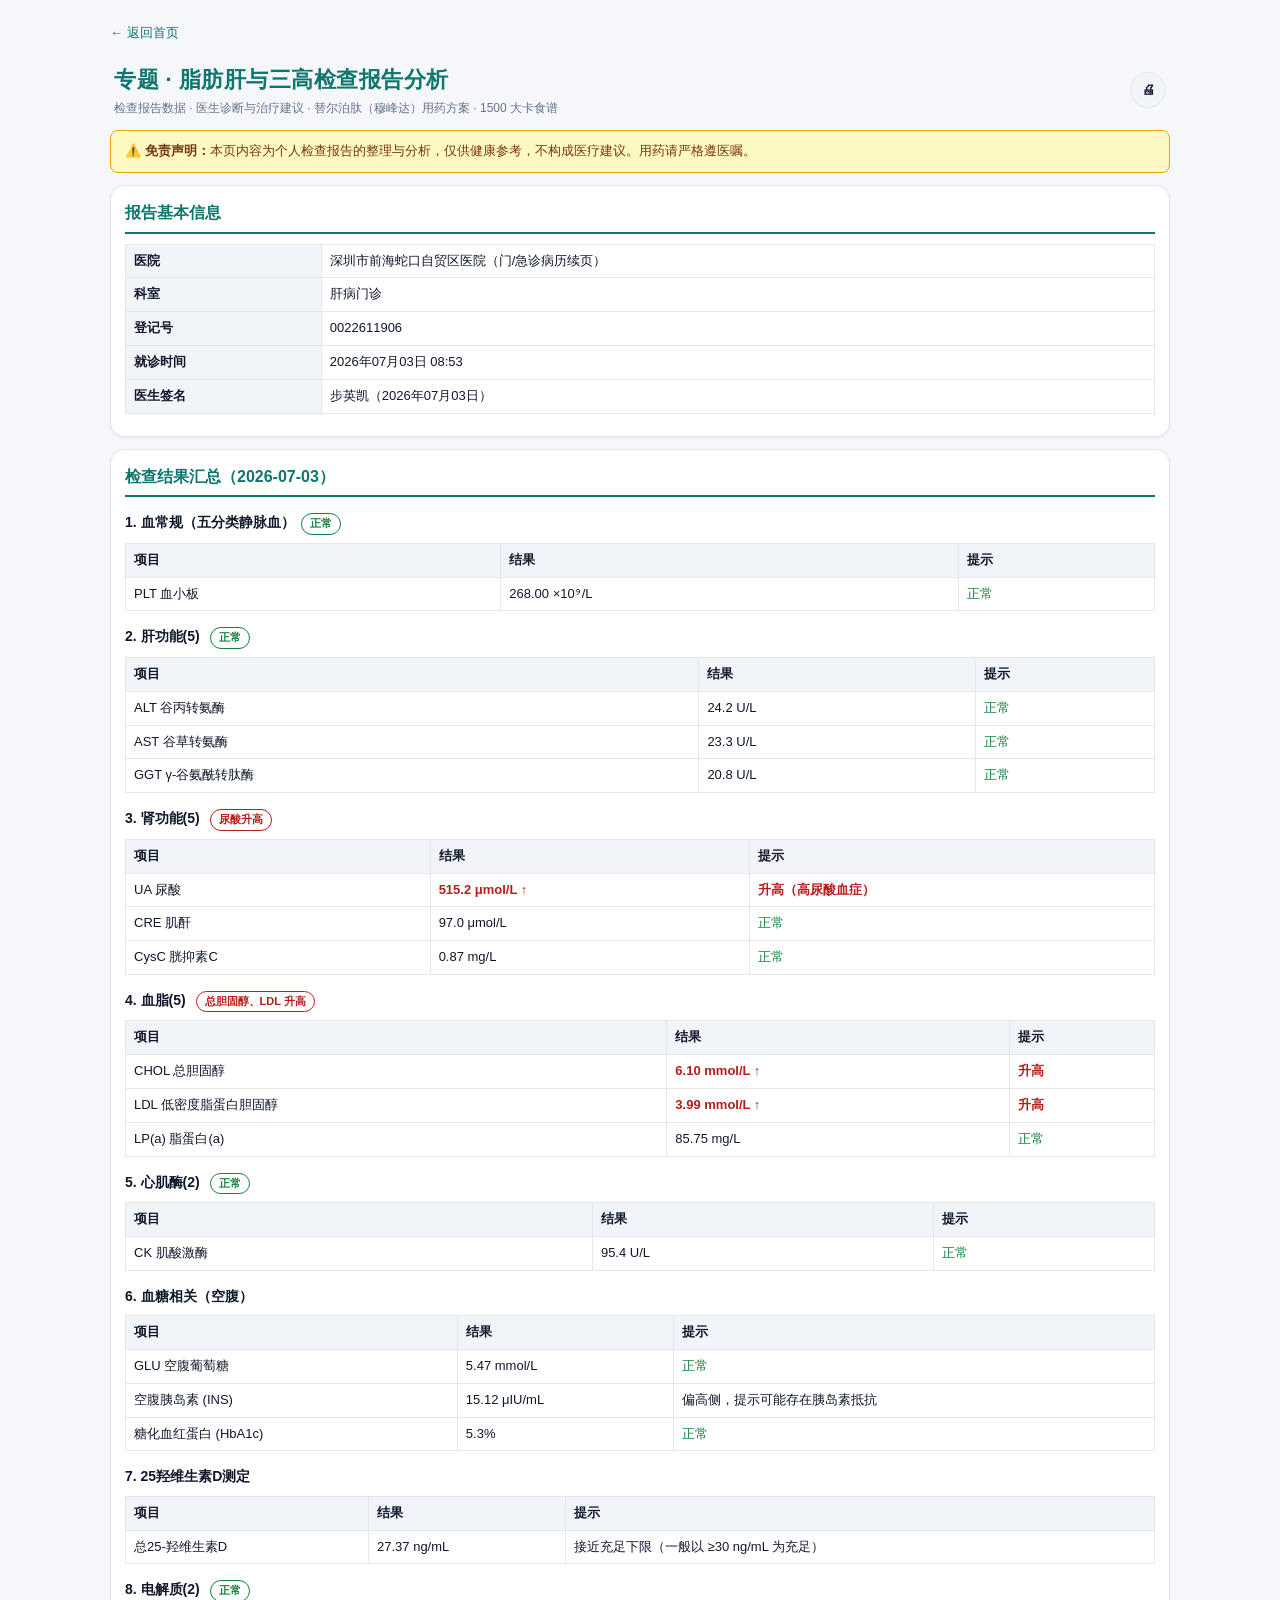
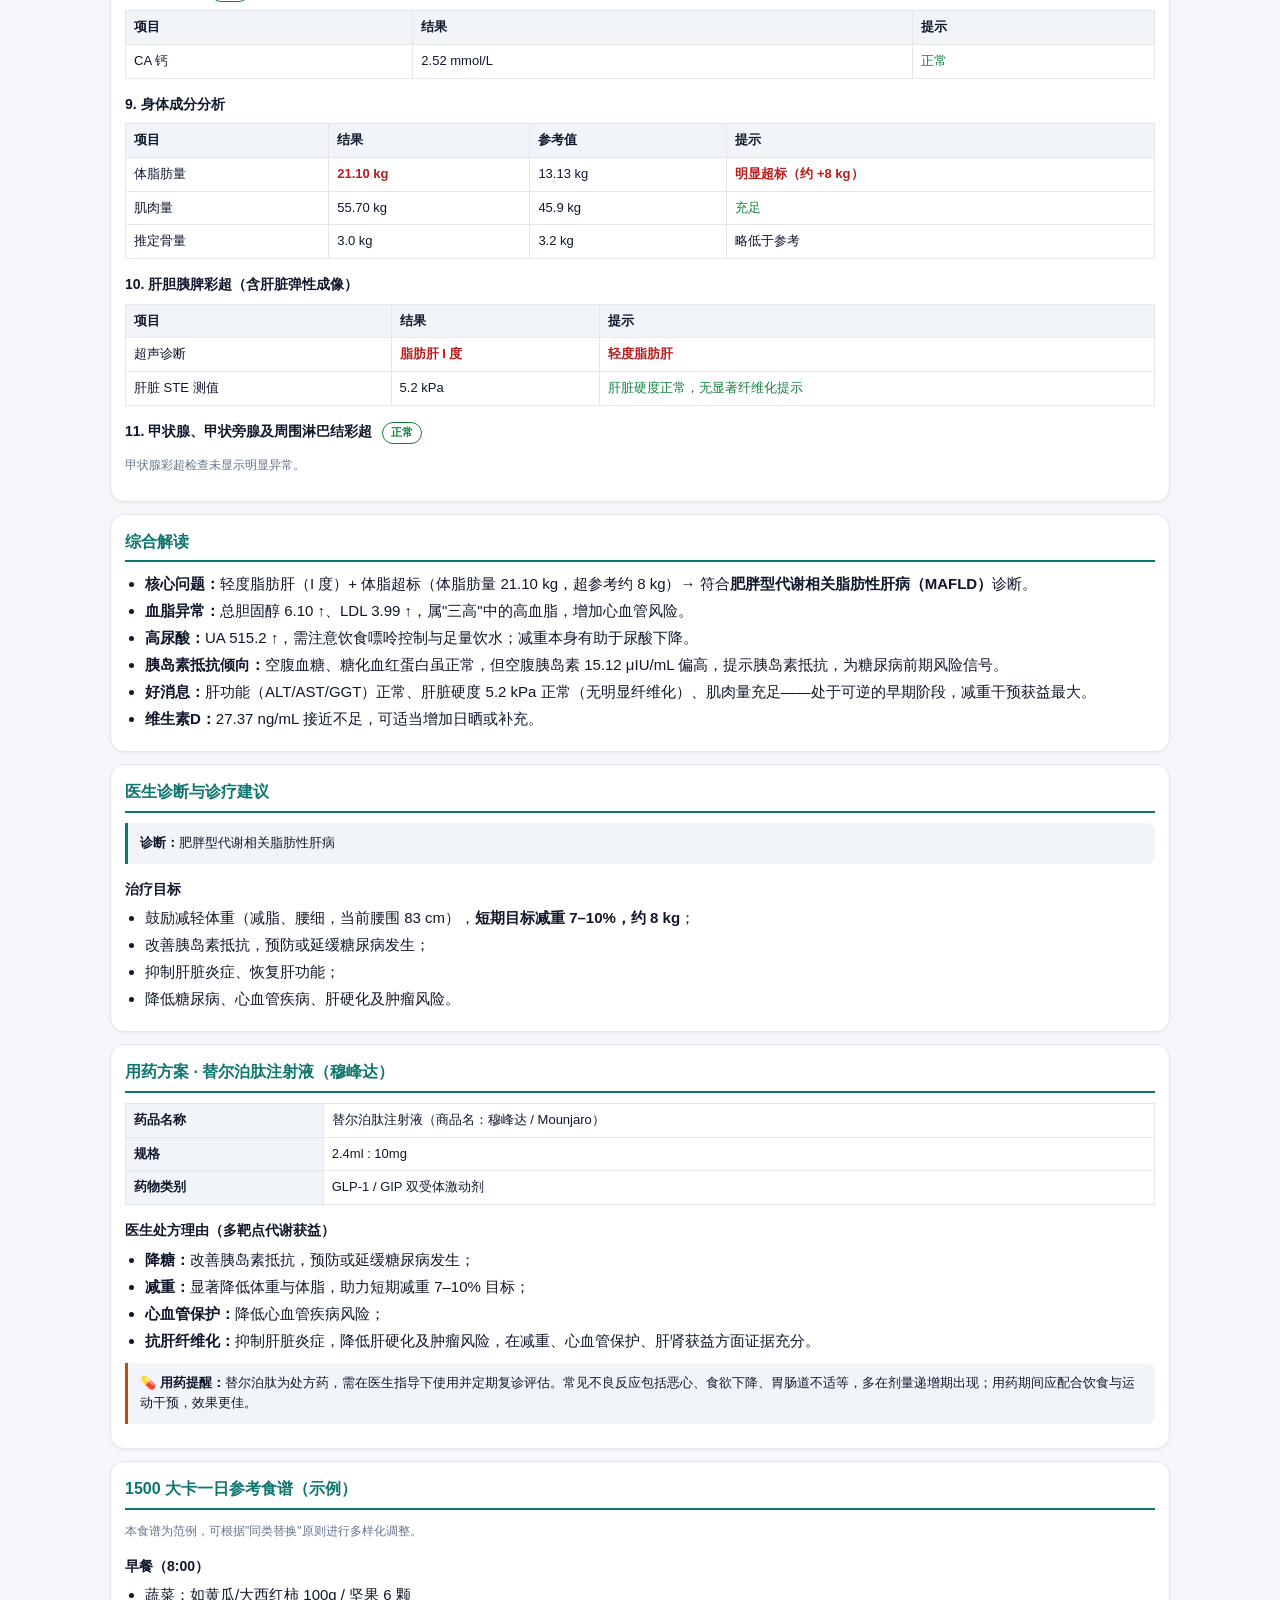
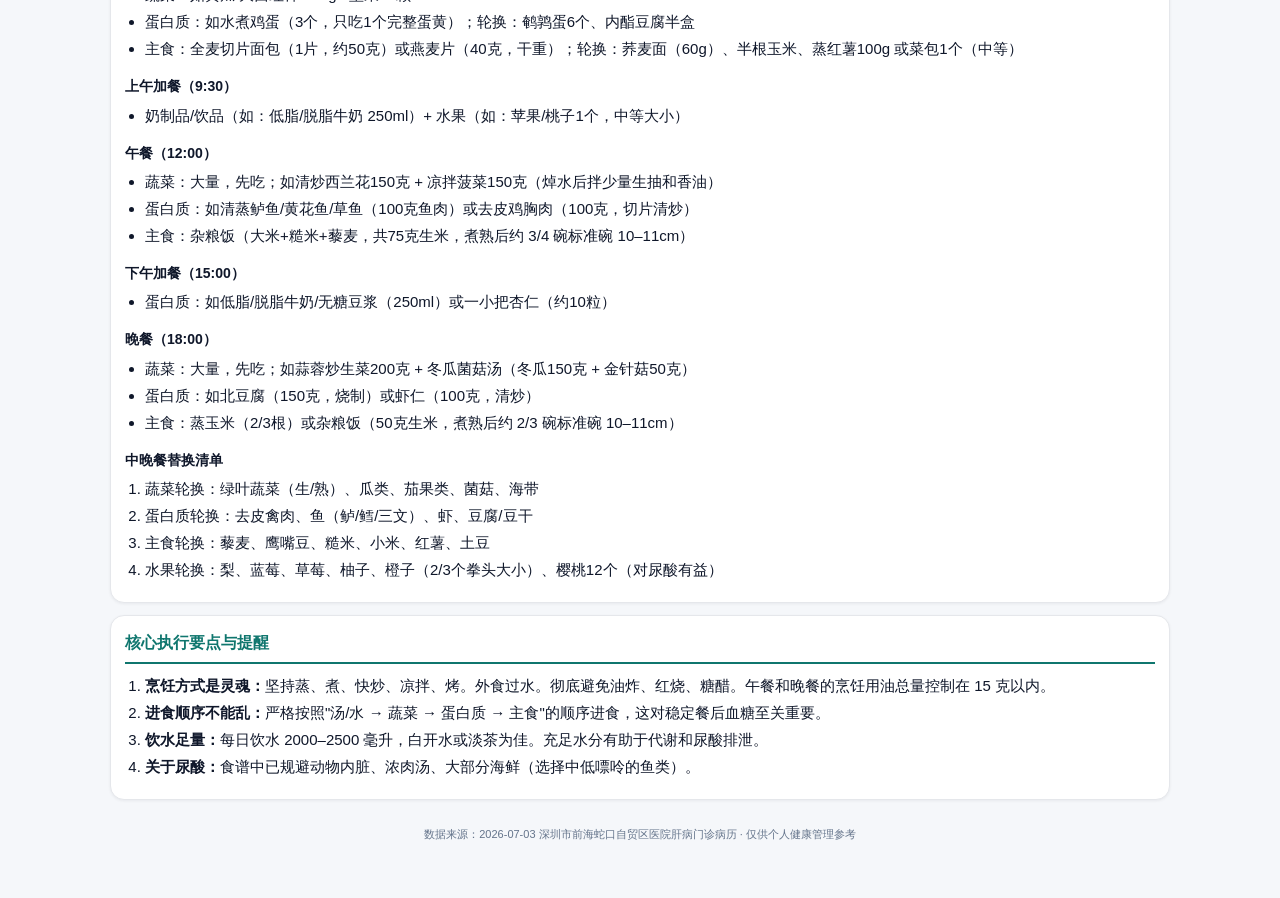
<file: topics/mafld.html>
<!doctype html>
<html lang="zh-CN" data-theme="light">
<head>
<meta charset="utf-8" />
<meta name="viewport" content="width=device-width,initial-scale=1,maximum-scale=1,viewport-fit=cover" />
<meta name="theme-color" content="#0f766e" />
<title>专题 · 脂肪肝与三高检查报告分析</title>
<link rel="stylesheet" href="../assets/css/styles.css?v=12" />
<style>
  .topic h2{font-size:16px;color:var(--brand);margin:0 0 10px;padding-bottom:6px;border-bottom:2px solid var(--brand)}
  .topic h3{font-size:14px;margin:14px 0 6px}
  .topic table{width:100%;border-collapse:collapse;font-size:13px;margin:8px 0}
  .topic th,.topic td{border:1px solid var(--line);padding:6px 8px;text-align:left}
  .topic th{background:var(--soft);font-weight:600}
  .topic .hi{color:var(--bad);font-weight:700}
  .topic .ok-v{color:var(--ok)}
  .topic .tag{display:inline-block;font-size:11px;padding:1px 8px;border-radius:99px;background:var(--soft);border:1px solid var(--line);color:var(--muted);margin-left:6px}
  .topic .tag.bad{color:var(--bad);border-color:var(--bad);background:transparent}
  .topic .tag.good{color:var(--ok);border-color:var(--ok);background:transparent}
  .topic ul,.topic ol{margin:6px 0;padding-left:20px}
  .topic li{margin:3px 0}
  .topic .note-box{background:var(--soft);border-left:3px solid var(--brand);border-radius:0 8px 8px 0;padding:10px 12px;font-size:13px;margin:10px 0}
  .topic .warn-box{background:var(--soft);border-left:3px solid var(--warn);border-radius:0 8px 8px 0;padding:10px 12px;font-size:13px;margin:10px 0}
  .topic .meta{font-size:12px;color:var(--muted)}
  .back-link{display:inline-flex;align-items:center;gap:4px;font-size:13px;color:var(--brand);text-decoration:none;margin-bottom:8px}
  .back-link:hover{text-decoration:underline}
  @media print{.no-print{display:none !important}.card{box-shadow:none;border:none;page-break-inside:avoid}}
</style>
</head>
<body>
<main class="app topic">
  <a class="back-link no-print" href="../index.html">← 返回首页</a>
  <header class="bar">
    <div class="bar-text">
      <h1>专题 · 脂肪肝与三高检查报告分析</h1>
      <p>检查报告数据 · 医生诊断与治疗建议 · 替尔泊肽（穆峰达）用药方案 · 1500 大卡食谱</p>
    </div>
    <div class="bar-actions no-print">
      <button class="icon-btn" onclick="window.print()" title="打印 / 导出PDF" aria-label="打印">🖨</button>
    </div>
  </header>

  <div class="disclaimer-banner" role="alert">
    ⚠️ <strong>免责声明：</strong>本页内容为个人检查报告的整理与分析，仅供健康参考，不构成医疗建议。用药请严格遵医嘱。
  </div>

  <!-- 报告基本信息 -->
  <section class="card">
    <h2>报告基本信息</h2>
    <table>
      <tr><th>医院</th><td>深圳市前海蛇口自贸区医院（门/急诊病历续页）</td></tr>
      <tr><th>科室</th><td>肝病门诊</td></tr>
      <tr><th>登记号</th><td>0022611906</td></tr>
      <tr><th>就诊时间</th><td>2026年07月03日 08:53</td></tr>
      <tr><th>医生签名</th><td>步英凯（2026年07月03日）</td></tr>
    </table>
  </section>

  <!-- 检查结果 -->
  <section class="card">
    <h2>检查结果汇总（2026-07-03）</h2>

    <h3>1. 血常规（五分类静脉血）<span class="tag good">正常</span></h3>
    <table>
      <tr><th>项目</th><th>结果</th><th>提示</th></tr>
      <tr><td>PLT 血小板</td><td>268.00 ×10⁹/L</td><td class="ok-v">正常</td></tr>
    </table>

    <h3>2. 肝功能(5) <span class="tag good">正常</span></h3>
    <table>
      <tr><th>项目</th><th>结果</th><th>提示</th></tr>
      <tr><td>ALT 谷丙转氨酶</td><td>24.2 U/L</td><td class="ok-v">正常</td></tr>
      <tr><td>AST 谷草转氨酶</td><td>23.3 U/L</td><td class="ok-v">正常</td></tr>
      <tr><td>GGT γ-谷氨酰转肽酶</td><td>20.8 U/L</td><td class="ok-v">正常</td></tr>
    </table>

    <h3>3. 肾功能(5) <span class="tag bad">尿酸升高</span></h3>
    <table>
      <tr><th>项目</th><th>结果</th><th>提示</th></tr>
      <tr><td>UA 尿酸</td><td class="hi">515.2 μmol/L ↑</td><td class="hi">升高（高尿酸血症）</td></tr>
      <tr><td>CRE 肌酐</td><td>97.0 μmol/L</td><td class="ok-v">正常</td></tr>
      <tr><td>CysC 胱抑素C</td><td>0.87 mg/L</td><td class="ok-v">正常</td></tr>
    </table>

    <h3>4. 血脂(5) <span class="tag bad">总胆固醇、LDL 升高</span></h3>
    <table>
      <tr><th>项目</th><th>结果</th><th>提示</th></tr>
      <tr><td>CHOL 总胆固醇</td><td class="hi">6.10 mmol/L ↑</td><td class="hi">升高</td></tr>
      <tr><td>LDL 低密度脂蛋白胆固醇</td><td class="hi">3.99 mmol/L ↑</td><td class="hi">升高</td></tr>
      <tr><td>LP(a) 脂蛋白(a)</td><td>85.75 mg/L</td><td class="ok-v">正常</td></tr>
    </table>

    <h3>5. 心肌酶(2) <span class="tag good">正常</span></h3>
    <table>
      <tr><th>项目</th><th>结果</th><th>提示</th></tr>
      <tr><td>CK 肌酸激酶</td><td>95.4 U/L</td><td class="ok-v">正常</td></tr>
    </table>

    <h3>6. 血糖相关（空腹）</h3>
    <table>
      <tr><th>项目</th><th>结果</th><th>提示</th></tr>
      <tr><td>GLU 空腹葡萄糖</td><td>5.47 mmol/L</td><td class="ok-v">正常</td></tr>
      <tr><td>空腹胰岛素 (INS)</td><td>15.12 μIU/mL</td><td>偏高侧，提示可能存在胰岛素抵抗</td></tr>
      <tr><td>糖化血红蛋白 (HbA1c)</td><td>5.3%</td><td class="ok-v">正常</td></tr>
    </table>

    <h3>7. 25羟维生素D测定</h3>
    <table>
      <tr><th>项目</th><th>结果</th><th>提示</th></tr>
      <tr><td>总25-羟维生素D</td><td>27.37 ng/mL</td><td>接近充足下限（一般以 ≥30 ng/mL 为充足）</td></tr>
    </table>

    <h3>8. 电解质(2) <span class="tag good">正常</span></h3>
    <table>
      <tr><th>项目</th><th>结果</th><th>提示</th></tr>
      <tr><td>CA 钙</td><td>2.52 mmol/L</td><td class="ok-v">正常</td></tr>
    </table>

    <h3>9. 身体成分分析</h3>
    <table>
      <tr><th>项目</th><th>结果</th><th>参考值</th><th>提示</th></tr>
      <tr><td>体脂肪量</td><td class="hi">21.10 kg</td><td>13.13 kg</td><td class="hi">明显超标（约 +8 kg）</td></tr>
      <tr><td>肌肉量</td><td>55.70 kg</td><td>45.9 kg</td><td class="ok-v">充足</td></tr>
      <tr><td>推定骨量</td><td>3.0 kg</td><td>3.2 kg</td><td>略低于参考</td></tr>
    </table>

    <h3>10. 肝胆胰脾彩超（含肝脏弹性成像）</h3>
    <table>
      <tr><th>项目</th><th>结果</th><th>提示</th></tr>
      <tr><td>超声诊断</td><td class="hi">脂肪肝 I 度</td><td class="hi">轻度脂肪肝</td></tr>
      <tr><td>肝脏 STE 测值</td><td>5.2 kPa</td><td class="ok-v">肝脏硬度正常，无显著纤维化提示</td></tr>
    </table>

    <h3>11. 甲状腺、甲状旁腺及周围淋巴结彩超 <span class="tag good">正常</span></h3>
    <p class="meta">甲状腺彩超检查未显示明显异常。</p>
  </section>

  <!-- 综合解读 -->
  <section class="card">
    <h2>综合解读</h2>
    <ul>
      <li><b>核心问题：</b>轻度脂肪肝（I 度）+ 体脂超标（体脂肪量 21.10 kg，超参考约 8 kg）→ 符合<b>肥胖型代谢相关脂肪性肝病（MAFLD）</b>诊断。</li>
      <li><b>血脂异常：</b>总胆固醇 6.10 ↑、LDL 3.99 ↑，属"三高"中的高血脂，增加心血管风险。</li>
      <li><b>高尿酸：</b>UA 515.2 ↑，需注意饮食嘌呤控制与足量饮水；减重本身有助于尿酸下降。</li>
      <li><b>胰岛素抵抗倾向：</b>空腹血糖、糖化血红蛋白虽正常，但空腹胰岛素 15.12 μIU/mL 偏高，提示胰岛素抵抗，为糖尿病前期风险信号。</li>
      <li><b>好消息：</b>肝功能（ALT/AST/GGT）正常、肝脏硬度 5.2 kPa 正常（无明显纤维化）、肌肉量充足——处于可逆的早期阶段，减重干预获益最大。</li>
      <li><b>维生素D：</b>27.37 ng/mL 接近不足，可适当增加日晒或补充。</li>
    </ul>
  </section>

  <!-- 诊断与治疗建议 -->
  <section class="card">
    <h2>医生诊断与诊疗建议</h2>
    <div class="note-box">
      <b>诊断：</b>肥胖型代谢相关脂肪性肝病
    </div>
    <h3>治疗目标</h3>
    <ul>
      <li>鼓励减轻体重（减脂、腰细，当前腰围 83 cm），<b>短期目标减重 7–10%，约 8 kg</b>；</li>
      <li>改善胰岛素抵抗，预防或延缓糖尿病发生；</li>
      <li>抑制肝脏炎症、恢复肝功能；</li>
      <li>降低糖尿病、心血管疾病、肝硬化及肿瘤风险。</li>
    </ul>
  </section>

  <!-- 用药方案 -->
  <section class="card">
    <h2>用药方案 · 替尔泊肽注射液（穆峰达）</h2>
    <table>
      <tr><th>药品名称</th><td>替尔泊肽注射液（商品名：穆峰达 / Mounjaro）</td></tr>
      <tr><th>规格</th><td>2.4ml : 10mg</td></tr>
      <tr><th>药物类别</th><td>GLP-1 / GIP 双受体激动剂</td></tr>
    </table>
    <h3>医生处方理由（多靶点代谢获益）</h3>
    <ul>
      <li><b>降糖：</b>改善胰岛素抵抗，预防或延缓糖尿病发生；</li>
      <li><b>减重：</b>显著降低体重与体脂，助力短期减重 7–10% 目标；</li>
      <li><b>心血管保护：</b>降低心血管疾病风险；</li>
      <li><b>抗肝纤维化：</b>抑制肝脏炎症，降低肝硬化及肿瘤风险，在减重、心血管保护、肝肾获益方面证据充分。</li>
    </ul>
    <div class="warn-box">
      💊 <b>用药提醒：</b>替尔泊肽为处方药，需在医生指导下使用并定期复诊评估。常见不良反应包括恶心、食欲下降、胃肠道不适等，多在剂量递增期出现；用药期间应配合饮食与运动干预，效果更佳。
    </div>
  </section>

  <!-- 1500大卡食谱 -->
  <section class="card">
    <h2>1500 大卡一日参考食谱（示例）</h2>
    <p class="meta">本食谱为范例，可根据"同类替换"原则进行多样化调整。</p>

    <h3>早餐（8:00）</h3>
    <ul>
      <li>蔬菜：如黄瓜/大西红柿 100g / 坚果 6 颗</li>
      <li>蛋白质：如水煮鸡蛋（3个，只吃1个完整蛋黄）；轮换：鹌鹑蛋6个、内酯豆腐半盒</li>
      <li>主食：全麦切片面包（1片，约50克）或燕麦片（40克，干重）；轮换：荞麦面（60g）、半根玉米、蒸红薯100g 或菜包1个（中等）</li>
    </ul>

    <h3>上午加餐（9:30）</h3>
    <ul>
      <li>奶制品/饮品（如：低脂/脱脂牛奶 250ml）+ 水果（如：苹果/桃子1个，中等大小）</li>
    </ul>

    <h3>午餐（12:00）</h3>
    <ul>
      <li>蔬菜：大量，先吃；如清炒西兰花150克 + 凉拌菠菜150克（焯水后拌少量生抽和香油）</li>
      <li>蛋白质：如清蒸鲈鱼/黄花鱼/草鱼（100克鱼肉）或去皮鸡胸肉（100克，切片清炒）</li>
      <li>主食：杂粮饭（大米+糙米+藜麦，共75克生米，煮熟后约 3/4 碗标准碗 10–11cm）</li>
    </ul>

    <h3>下午加餐（15:00）</h3>
    <ul>
      <li>蛋白质：如低脂/脱脂牛奶/无糖豆浆（250ml）或一小把杏仁（约10粒）</li>
    </ul>

    <h3>晚餐（18:00）</h3>
    <ul>
      <li>蔬菜：大量，先吃；如蒜蓉炒生菜200克 + 冬瓜菌菇汤（冬瓜150克 + 金针菇50克）</li>
      <li>蛋白质：如北豆腐（150克，烧制）或虾仁（100克，清炒）</li>
      <li>主食：蒸玉米（2/3根）或杂粮饭（50克生米，煮熟后约 2/3 碗标准碗 10–11cm）</li>
    </ul>

    <h3>中晚餐替换清单</h3>
    <ol>
      <li>蔬菜轮换：绿叶蔬菜（生/熟）、瓜类、茄果类、菌菇、海带</li>
      <li>蛋白质轮换：去皮禽肉、鱼（鲈/鳕/三文）、虾、豆腐/豆干</li>
      <li>主食轮换：藜麦、鹰嘴豆、糙米、小米、红薯、土豆</li>
      <li>水果轮换：梨、蓝莓、草莓、柚子、橙子（2/3个拳头大小）、樱桃12个（对尿酸有益）</li>
    </ol>
  </section>

  <!-- 执行要点 -->
  <section class="card">
    <h2>核心执行要点与提醒</h2>
    <ol>
      <li><b>烹饪方式是灵魂：</b>坚持蒸、煮、快炒、凉拌、烤。外食过水。彻底避免油炸、红烧、糖醋。午餐和晚餐的烹饪用油总量控制在 15 克以内。</li>
      <li><b>进食顺序不能乱：</b>严格按照"汤/水 → 蔬菜 → 蛋白质 → 主食"的顺序进食，这对稳定餐后血糖至关重要。</li>
      <li><b>饮水足量：</b>每日饮水 2000–2500 毫升，白开水或淡茶为佳。充足水分有助于代谢和尿酸排泄。</li>
      <li><b>关于尿酸：</b>食谱中已规避动物内脏、浓肉汤、大部分海鲜（选择中低嘌呤的鱼类）。</li>
    </ol>
  </section>

  <p class="footer">数据来源：2026-07-03 深圳市前海蛇口自贸区医院肝病门诊病历 · 仅供个人健康管理参考</p>
</main>
</body>
</html>
</file>
<file: assets/css/styles.css>
/* 极简移动优先样式：手机/平板自适应 + A4 打印 */
:root{
  --bg:#f5f7fa; --card:#fff; --ink:#0f172a; --muted:#64748b;
  --brand:#0f766e; --brand-d:#0d5c55; --brand2:#0ea5e9;
  --line:#e5e7eb; --soft:#f1f5f9;
  --ok:#15803d; --warn:#b45309; --bad:#b91c1c;
  --r:14px; --shadow:0 1px 3px rgba(15,23,42,.06);
  --safe-b: env(safe-area-inset-bottom, 0px);
  --tr:.2s ease;
}

/* ─── Dark Theme ─── */
[data-theme="dark"]{
  --bg:#0f172a; --card:#1e293b; --ink:#f1f5f9; --muted:#94a3b8;
  --brand:#14b8a6; --brand-d:#0d9488; --brand2:#38bdf8;
  --line:#334155; --soft:#1e293b;
  --ok:#22c55e; --warn:#f59e0b; --bad:#ef4444;
  --shadow:0 1px 4px rgba(0,0,0,.25);
}
[data-theme="dark"] body{background:var(--bg);color:var(--ink)}
[data-theme="dark"] textarea,
[data-theme="dark"] input,
[data-theme="dark"] select{background:#263147;color:var(--ink);border-color:var(--line)}
[data-theme="dark"] .check-chip span{background:#1e293b;color:#cbd5e1;border-color:var(--line)}
[data-theme="dark"] .pref-panel{background:#172033}
[data-theme="dark"] .meal,[data-theme="dark"] .recipe,[data-theme="dark"] .day-card,[data-theme="dark"] .ref-detail{background:#172033}
[data-theme="dark"] .bdg.ghost{background:transparent}
[data-theme="dark"] .actions{background:rgba(15,23,42,.95)}
[data-theme="dark"] #toc-list a.active{background:#0d3d36}
[data-theme="dark"] .item-kcal{background:#0d3d36;border-color:rgba(20,184,166,.2)}
[data-theme="dark"] .note{background:#172033}
[data-theme="dark"] .modal-box{background:#1e293b;border-color:var(--line)}
[data-theme="dark"] .icon-btn{background:#1e293b;border-color:var(--line);color:var(--ink)}
*{box-sizing:border-box;-webkit-tap-highlight-color:transparent}
html{font-size:16px}
body{
  margin:0;background:var(--bg);color:var(--ink);
  font-family:-apple-system,BlinkMacSystemFont,"PingFang SC","Microsoft YaHei","Noto Sans SC",Roboto,sans-serif;
  font-size:15px;line-height:1.6;
  padding-bottom:calc(20px + var(--safe-b));
  -webkit-text-size-adjust:100%;
}
.app{max-width:760px;margin:0 auto;padding:14px}
.hidden{display:none !important}
.row{display:flex;align-items:center}
.gap8{gap:8px}.mt8{margin-top:8px}.mt12{margin-top:12px}
.grow{flex:1 1 auto}.muted{color:var(--muted);font-size:12px}.ml-auto{margin-left:auto}

/* 顶部 */
.bar{display:flex;align-items:center;justify-content:space-between;gap:12px;padding:10px 4px 12px;flex-wrap:wrap}
.bar-text{flex:1 1 auto;min-width:0}
.bar h1{margin:0;font-size:18px;letter-spacing:.5px;color:var(--brand)}
.bar p{margin:2px 0 0;font-size:12px;color:var(--muted)}
.bar-actions{display:flex;align-items:center;gap:6px;flex-shrink:0}
.icon-btn{
  display:inline-flex;align-items:center;justify-content:center;
  width:36px;height:36px;border-radius:50%;
  background:var(--soft);border:1px solid var(--line);
  color:var(--ink);font-size:13px;font-weight:700;
  cursor:pointer;transition:background var(--tr),color var(--tr);
  padding:0;
}
.icon-btn:hover{background:var(--brand);color:#fff;border-color:var(--brand)}

/* 卡片 */
.card{
  background:var(--card);border-radius:var(--r);
  padding:14px;margin-bottom:12px;
  box-shadow:var(--shadow);border:1px solid var(--line);
}

/* 输入框 */
textarea,input,select{
  width:100%;font:inherit;color:var(--ink);
  border:1px solid var(--line);border-radius:10px;
  padding:11px 12px;background:#fff;
  -webkit-appearance:none;appearance:none;
}
textarea{min-height:84px;resize:vertical;line-height:1.65}
textarea:focus,input:focus,select:focus{outline:none;border-color:var(--brand);box-shadow:0 0 0 3px rgba(15,118,110,.12)}
select{background-image:linear-gradient(45deg,transparent 50%,#94a3b8 50%),linear-gradient(135deg,#94a3b8 50%,transparent 50%);background-position:calc(100% - 16px) center,calc(100% - 11px) center;background-size:5px 5px,5px 5px;background-repeat:no-repeat;padding-right:30px}

/* 按钮 */
.btn{
  appearance:none;border:0;cursor:pointer;
  font:600 14px/1 inherit;color:#fff;background:var(--brand);
  padding:12px 16px;border-radius:10px;min-height:44px;
  transition:transform .05s,filter .15s;
}
.btn:active{transform:scale(.97)}
.btn.primary{background:var(--brand)}
.btn.primary:hover{filter:brightness(1.06)}
.btn.ghost{background:#fff;color:var(--brand);border:1px solid var(--brand)}
.btn.block{display:block;width:100%}

/* 示例 */
.examples{display:flex;flex-wrap:wrap;gap:6px;margin-top:10px}
.examples .ex{
  font-size:12px;color:var(--brand);background:var(--soft);
  border:1px solid var(--line);border-radius:999px;
  padding:6px 10px;cursor:pointer;
}

/* 表单 */
.form-head{display:flex;align-items:center;gap:8px;margin-bottom:10px;font-size:14px}
.form-head .dot{width:8px;height:8px;border-radius:50%;background:var(--brand)}
.form-grid{display:grid;grid-template-columns:repeat(2,1fr);gap:10px}
.f{display:flex;flex-direction:column;gap:4px;font-size:12px;color:var(--muted)}
.f span{font-size:12px}
.f input,.f select{font-size:15px;padding:10px 12px}
.f.span2{grid-column:1 / -1}
.pref-panels{display:grid;gap:10px;margin-top:12px}
.pref-panel{border:1px solid var(--line);border-radius:12px;padding:12px;background:#fafbfc}
.pref-head{display:flex;justify-content:space-between;align-items:flex-start;gap:8px;flex-wrap:wrap;margin-bottom:10px}
.pref-head b{font-size:13px;color:var(--ink)}
.check-grid{display:flex;flex-wrap:wrap;gap:8px}
.check-chip{position:relative;display:inline-flex}
.check-chip input{position:absolute;inset:0;opacity:0}
.check-chip span{display:inline-flex;align-items:center;min-height:38px;padding:8px 12px;border-radius:999px;border:1px solid var(--line);background:#fff;color:#334155;font-size:13px;cursor:pointer;transition:all .15s}
.check-chip input:checked + span{background:#ecfdf5;color:var(--brand);border-color:rgba(15,118,110,.28);box-shadow:inset 0 0 0 1px rgba(15,118,110,.12)}
.check-chip input:focus-visible + span{outline:2px solid rgba(15,118,110,.28);outline-offset:2px}

/* 报告操作 */
.actions{
  position:sticky;top:0;z-index:5;
  display:flex;gap:8px;
  background:rgba(245,247,250,.96);backdrop-filter:blur(8px);
  padding:10px 0;margin-bottom:10px;
}

/* 报告卡片 */
.r-card{background:var(--card);border:1px solid var(--line);border-radius:var(--r);padding:14px;margin-bottom:12px;box-shadow:var(--shadow)}
.r-card h2{margin:0 0 10px;font-size:15px;color:var(--brand);display:flex;align-items:center;gap:8px}
.r-card h2 .num{display:inline-flex;width:22px;height:22px;border-radius:50%;background:var(--brand);color:#fff;align-items:center;justify-content:center;font-size:12px;flex-shrink:0}
.r-card h3{margin:12px 0 6px;font-size:13px;color:#334155}
.kv{display:grid;grid-template-columns:repeat(2,1fr);gap:8px}
.stat{background:var(--soft);border-radius:10px;padding:10px 12px}
.stat .lbl{font-size:11px;color:var(--muted)}
.stat .val{font-size:17px;font-weight:700;margin-top:2px;line-height:1.25;word-break:break-all}
.stat .val.brand{color:var(--brand)}
.stat .sub{font-size:11px;color:var(--muted);margin-top:2px}
ul.tight{margin:6px 0;padding-left:18px;font-size:13.5px;line-height:1.85}
ul.tight li{margin:2px 0}
.note{font-size:12px;color:var(--muted);background:var(--soft);border-left:3px solid var(--brand2);padding:8px 10px;border-radius:6px;margin-top:8px;line-height:1.7}

/* 餐次 */
.meal{border:1px solid var(--line);border-radius:10px;padding:12px;margin-bottom:10px;background:#fafbfc}
.meal h4{margin:0 0 6px;font-size:14px;color:#1e3a8a;display:flex;justify-content:space-between;align-items:baseline;gap:8px;flex-wrap:wrap}
.meal h4 .kcal{font-size:12px;color:var(--brand);font-weight:600;background:#ecfdf5;border-radius:6px;padding:2px 8px}
.meal .meta{font-size:12px;color:var(--muted);margin-bottom:6px}
.meal ul{margin:6px 0 0;padding-left:18px;font-size:13.5px;line-height:1.85}
.kcal-list{margin:6px 0 0;padding-left:0;list-style:none;font-size:13.5px;line-height:1.75}
.kcal-list li{display:flex;justify-content:space-between;align-items:flex-start;gap:10px;padding:3px 0;border-bottom:1px dashed rgba(148,163,184,.18)}
.kcal-list li:last-child{border-bottom:0}
.kcal-list li span:first-child{flex:1 1 auto}
.item-kcal{flex:0 0 auto;font-size:11px;font-weight:700;color:var(--brand);background:#ecfdf5;border:1px solid rgba(15,118,110,.12);border-radius:999px;padding:2px 8px;white-space:nowrap}
.training-kv{margin:10px 0 8px}

.footer{text-align:center;color:var(--muted);font-size:11px;padding:14px 0 4px}
.build-meta{text-align:center;color:var(--muted);font-size:11px;line-height:1.5;padding:2px 0 10px}
.report-meta{text-align:left;padding:2px 2px 10px}
.disclaimer-banner{background:#fef9c3;border:1.5px solid #f59e0b;border-radius:8px;color:#78350f;font-size:13px;line-height:1.6;padding:10px 14px;margin-bottom:12px}
.disclaimer-banner strong{font-weight:700}
.disclaimer-report{margin:0 0 14px;font-size:12px}

/* —— 平板及以上 —— */
@media (min-width:600px){
  .app{padding:20px}
  .bar h1{font-size:22px}
  .form-grid{grid-template-columns:repeat(4,1fr)}
  .f.span2{grid-column:span 2}
  .kv{grid-template-columns:repeat(4,1fr)}
  .stat .val{font-size:18px}
}
@media (min-width:900px){
  .form-grid{grid-template-columns:repeat(4,1fr)}
  .pref-panels{grid-template-columns:repeat(2,1fr)}
}

/* 触摸友好：所有可点击元素 ≥44px */
@media (pointer:coarse){
  .examples .ex{padding:8px 12px;font-size:13px}
}

/* —— A4 打印 —— */
@page{size:A4;margin:14mm}
@media print{
  body{background:#fff;padding:0}
  .app{max-width:none;padding:0}
  .no-print,.actions,#input-card,#form-card,.report-toc{display:none !important}
  .report-layout{display:block !important}
  .report-main{margin-left:0 !important}
  .r-card{break-inside:avoid;page-break-inside:avoid;box-shadow:none}
  .meal,.recipe,.day-card{break-inside:avoid}
}

/* ============ TOC + 内容布局 ============ */
.report-layout{display:flex;gap:16px;align-items:flex-start;position:relative}
.report-column{flex:1 1 auto;min-width:0}
.report-main{min-width:0}
.report-toc{
  flex:0 0 200px;position:sticky;top:64px;
  background:var(--card);border:1px solid var(--line);border-radius:var(--r);
  padding:10px 8px;max-height:calc(100vh - 80px);overflow-y:auto;
  box-shadow:var(--shadow);
}
.report-toc .toc-title{font-size:12px;color:var(--muted);padding:4px 10px 8px;border-bottom:1px solid var(--line);margin-bottom:6px;letter-spacing:.5px}
#toc-list{list-style:none;margin:0;padding:0;display:grid;gap:10px}
.toc-group{display:grid;gap:6px}
.toc-group-title{display:flex;align-items:center;gap:8px;padding:4px 10px 0;font-size:12px;font-weight:700;color:#0f172a}
.toc-group-title .ti{font-size:14px;line-height:1}
.toc-tag{margin-left:auto;font-size:10px;color:var(--muted);padding:2px 6px;border-radius:999px;background:var(--soft);border:1px solid var(--line)}
.toc-sublist{list-style:none;margin:0;padding:0;display:grid;gap:4px}
#toc-list a{
  display:flex;align-items:center;gap:8px;
  padding:8px 10px;border-radius:8px;
  color:#334155;text-decoration:none;font-size:13px;
  border-left:3px solid transparent;transition:all .15s;
}
#toc-list a:hover{background:var(--soft);color:var(--brand)}
#toc-list a.active{background:#ecfdf5;color:var(--brand);border-left-color:var(--brand);font-weight:600}
#toc-list a .ti{flex:0 0 18px;text-align:center;font-size:14px;line-height:1}
.toc-num{flex:0 0 20px;height:20px;border-radius:50%;display:inline-flex;align-items:center;justify-content:center;font-size:11px;font-weight:700;color:#0f172a;background:var(--soft);border:1px solid var(--line)}

/* 移动端：保留纵向分组目录，避免大类/小类被打散 */
@media (max-width:760px){
  .report-layout{display:block}
  .report-toc{
    position:static;
    flex:none;width:auto;max-height:none;
    padding:6px 4px;margin-bottom:10px;border-radius:10px;
  }
}

/* 锚点偏移（避免被 sticky actions 挡住） */
.r-card{scroll-margin-top:80px}

/* badges */
.badge-row{display:flex;flex-wrap:wrap;gap:6px;margin-bottom:8px}
.bdg{font-size:12px;padding:4px 10px;border-radius:999px;background:var(--soft);color:#334155;border:1px solid var(--line)}
.bdg.brand{background:var(--brand);color:#fff;border-color:var(--brand)}
.bdg.ghost{background:#fff;color:var(--brand);border-color:var(--brand)}

/* 训练日卡片 */
.day-grid{display:grid;grid-template-columns:1fr;gap:10px}
@media (min-width:760px){.day-grid{grid-template-columns:repeat(2,1fr)}}
.day-card{border:1px solid var(--line);border-radius:10px;padding:12px;background:#fafbfc}
.day-head{display:flex;justify-content:space-between;align-items:baseline;gap:8px;flex-wrap:wrap;font-size:14px}
.day-head b{color:#1e3a8a}
.day-detail{margin-top:8px}
.day-detail summary{font-size:12px;cursor:pointer;list-style:none;padding:4px 0}
.day-detail summary::-webkit-details-marker{display:none}
.day-detail h4{margin:10px 0 4px;font-size:12px;color:var(--brand);font-weight:700;text-transform:uppercase;letter-spacing:.5px}
.day-detail h4:first-of-type{margin-top:6px}
.day-detail ul{margin:4px 0;padding-left:18px;font-size:13px;line-height:1.7}

/* 表格 */
.tbl{width:100%;border-collapse:collapse;font-size:13px;margin:6px 0}
.tbl th,.tbl td{border-bottom:1px solid var(--line);padding:6px 4px;text-align:left;vertical-align:top}
.tbl th{font-weight:600;color:var(--muted);font-size:11px;background:var(--soft)}
.tbl td.ctr,.tbl th.ctr{text-align:center}
.tbl td.num-td{text-align:center;color:var(--muted);width:24px;font-size:11px}

/* 食谱网格 */
.recipe-grid{display:grid;grid-template-columns:1fr;gap:10px;margin-top:6px}
@media (min-width:760px){.recipe-grid{grid-template-columns:repeat(2,1fr)}}
@media (min-width:1100px){.recipe-grid{grid-template-columns:repeat(3,1fr)}}
.recipe{border:1px solid var(--line);border-radius:10px;padding:12px;background:#fafbfc}
.recipe .r-head{display:flex;justify-content:space-between;align-items:flex-start;gap:8px;margin-bottom:6px;flex-wrap:wrap}
.recipe .r-name{font-weight:700;color:#1e3a8a;font-size:14px;margin-bottom:6px}
.recipe ul{margin:4px 0;padding-left:18px;font-size:13px;line-height:1.7}
.subsec + .subsec{margin-top:14px;padding-top:14px;border-top:1px dashed var(--line)}

/* 参考区：单独展示，不纳入导出 */
.ref-panel{margin-top:14px;background:var(--card);border:1px solid var(--line);border-radius:var(--r);padding:14px;box-shadow:var(--shadow)}
.ref-head{display:flex;justify-content:space-between;align-items:flex-start;gap:12px;margin-bottom:10px}
.ref-head h2{margin:0;font-size:16px;color:var(--ink)}
.ref-head p{margin:4px 0 0;font-size:12px;color:var(--muted)}
.ref-list{display:grid;gap:10px}
.ref-detail{border:1px solid var(--line);border-radius:10px;background:#fafbfc;scroll-margin-top:80px}
.ref-detail summary{display:flex;align-items:center;gap:8px;padding:12px 14px;cursor:pointer;list-style:none;font-weight:700;color:#1e3a8a}
.ref-detail summary::-webkit-details-marker{display:none}
.ref-detail[open] summary{border-bottom:1px solid var(--line)}
.ref-detail .ti{font-size:15px;line-height:1}
.ref-body{padding:12px 14px}

/* 整体宽度调高（桌面端有侧栏） */
@media (min-width:900px){
  .app{max-width:1100px}
}
@media (max-width:520px){
  .kcal-list li{display:block}
  .item-kcal{display:inline-flex;margin-top:4px}
}

/* ============ Modal Overlay ============ */
.modal-overlay{
  position:fixed;inset:0;z-index:1000;
  background:rgba(15,23,42,.55);backdrop-filter:blur(4px);
  display:flex;align-items:center;justify-content:center;padding:16px;
  animation:fadeIn .15s ease;
}
@keyframes fadeIn{from{opacity:0}to{opacity:1}}
.modal-box{
  background:var(--card);border:1px solid var(--line);border-radius:16px;
  padding:20px;max-width:480px;width:100%;max-height:85vh;overflow-y:auto;
  position:relative;box-shadow:0 8px 32px rgba(15,23,42,.18);
  animation:slideUp .15s ease;
}
@keyframes slideUp{from{transform:translateY(16px);opacity:0}to{transform:translateY(0);opacity:1}}
.modal-close{
  position:absolute;top:12px;right:14px;
  background:none;border:none;font-size:16px;cursor:pointer;
  color:var(--muted);padding:4px 8px;border-radius:6px;
  transition:background var(--tr);
}
.modal-close:hover{background:var(--soft)}
.modal-title{margin:0 0 12px;font-size:16px;color:var(--brand);font-weight:700}
.modal-body{font-size:14px;line-height:1.7;color:var(--ink)}
.modal-body p{margin:0 0 10px}
.modal-body ul.tight{font-size:13.5px}
.info-formula{background:var(--soft);border-radius:8px;padding:10px 12px;margin:10px 0;font-size:13px}
.info-formula code{display:block;font-family:ui-monospace,monospace;font-size:12px;color:var(--brand);margin-top:4px;white-space:pre-wrap}
.info-zone-table{width:100%;border-collapse:collapse;font-size:13px;margin:10px 0}
.info-zone-table td{padding:5px 8px;border-bottom:1px solid var(--line)}
.info-zone-table td:first-child{width:14px;font-size:16px}
.info-bf-grid{display:grid;grid-template-columns:1fr 1fr;gap:12px;margin-top:8px}

/* QR modal */
.qr-box{text-align:center;max-width:340px}
.qr-canvas{display:flex;justify-content:center;margin:12px 0 8px}
.qr-canvas img,.qr-canvas canvas{border-radius:10px;border:4px solid var(--soft)}
.qr-hint{font-size:13px;color:var(--muted);margin:0 0 10px}
.qr-url-row{display:flex;align-items:center;gap:8px;justify-content:center;flex-wrap:wrap;margin-top:10px}
.qr-url{font-size:11px;color:var(--muted);word-break:break-all;flex:1 1 auto;text-align:left}
.qr-url-row .btn{flex-shrink:0;min-height:36px;padding:8px 14px;font-size:13px}

/* ============ Info Button (?) ============ */
.info-btn{
  display:inline-flex;align-items:center;justify-content:center;
  width:18px;height:18px;border-radius:50%;
  font-size:10px;font-weight:700;line-height:1;
  background:var(--brand2);color:#fff;border:none;
  cursor:pointer;flex-shrink:0;vertical-align:middle;
  margin-left:5px;opacity:.85;transition:opacity var(--tr),transform var(--tr);
}
.info-btn:hover{opacity:1;transform:scale(1.15)}
.stat .lbl{display:flex;align-items:center;gap:0}

/* ============ BMI color coding ============ */
.val-under{color:#60a5fa !important}
.val-normal{color:var(--ok) !important}
.val-over{color:var(--warn) !important}
.val-obese{color:var(--bad) !important}

/* ============ Inline SVG Charts ============ */
.chart-wrap{margin:12px 0 6px;overflow-x:auto}
.chart-wrap svg{display:block;overflow:visible}
.chart-text{fill:#374151}
[data-theme="dark"] .chart-text{fill:#e2e8f0}
.chart-legend{display:flex;flex-wrap:wrap;gap:10px 16px;margin-top:8px;font-size:12px}
.chart-legend-item{display:flex;align-items:center;gap:5px}
.chart-legend-dot{width:10px;height:10px;border-radius:3px;flex-shrink:0}

/* calorie balance bar */
.cal-balance{margin:10px 0;display:flex;flex-direction:column;gap:4px}
.cal-balance-label{display:flex;justify-content:space-between;font-size:11px;color:var(--muted)}
.cal-balance-track{height:10px;border-radius:5px;background:var(--line);overflow:visible;position:relative}
.cal-balance-fill{height:100%;border-radius:5px;transition:width .4s ease;min-width:4px}
.cal-balance-fill.surplus{background:linear-gradient(90deg,var(--brand),#22c55e)}
.cal-balance-fill.deficit{background:linear-gradient(90deg,#f59e0b,var(--bad))}
.cal-balance-fill.neutral{background:var(--brand)}

/* macro legend in energy section */
.macro-bars{display:grid;gap:6px;margin:10px 0}
.macro-bar-row{display:grid;grid-template-columns:60px 1fr 60px;align-items:center;gap:8px;font-size:12px}
.macro-bar-row .lbl{color:var(--muted);text-align:right}
.macro-bar-track{height:8px;border-radius:4px;background:var(--line);overflow:hidden}
.macro-bar-fill{height:100%;border-radius:4px;transition:width .4s ease}
.macro-bar-row .val{color:var(--ink);font-weight:600}

/* dark mode toc group title text */
[data-theme="dark"] .toc-group-title{color:var(--ink)}
[data-theme="dark"] #toc-list a{color:var(--muted)}
[data-theme="dark"] #toc-list a:hover{color:var(--brand)}
[data-theme="dark"] .toc-num{color:var(--ink)}
[data-theme="dark"] .r-card h3{color:var(--muted)}
[data-theme="dark"] .day-head b{color:var(--brand2)}
[data-theme="dark"] .meal h4{color:var(--brand2)}
[data-theme="dark"] .recipe .r-name{color:var(--brand2)}
[data-theme="dark"] .ref-detail summary{color:var(--brand2)}
</file>
